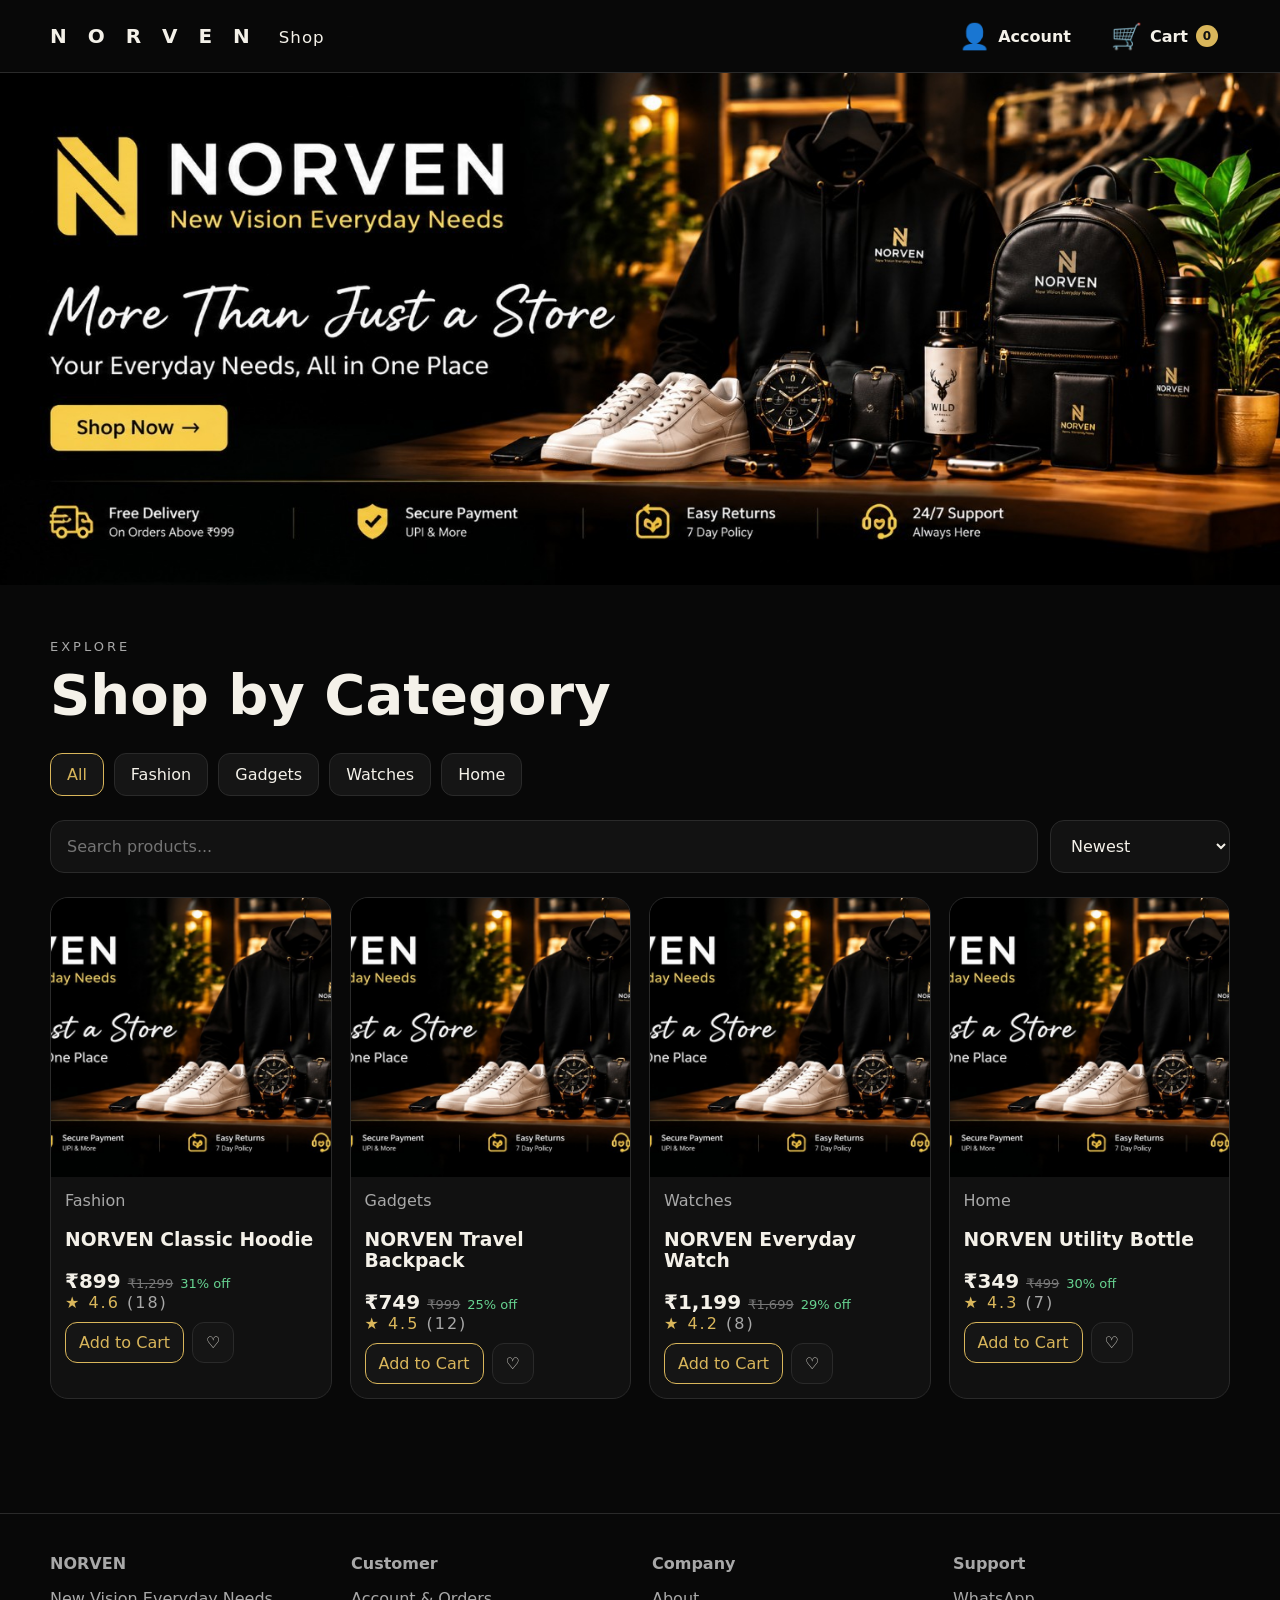
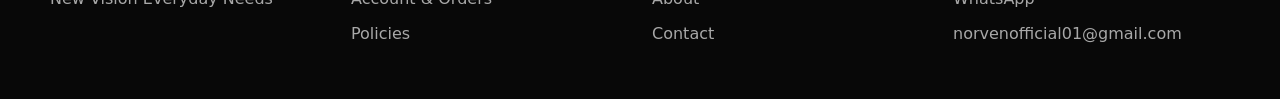
<file: index.html>
<!doctype html><html><head><meta charset="utf-8"><meta name="viewport" content="width=device-width,initial-scale=1"><title>NORVEN Shop</title><link rel="stylesheet" href="styles.css"></head><body><div id="site-header"></div><main id="home"><section class="hero"><img src="banner.png" alt="NORVEN"></section><section class="section container"><div class="eyebrow">Explore</div><h1 class="h1">Shop by Category</h1><div id="cats" class="chips"></div><div class="toolbar"><input id="search" class="input" placeholder="Search products..."><select id="sort" class="select"><option value="newest">Newest</option><option value="price-low">Price: Low to High</option><option value="price-high">Price: High to Low</option><option value="rating">Top Rated</option></select></div><div id="product-grid" class="grid"></div></section></main><div id="site-footer"></div><script src="supabase-config.js"></script><script src="app.js"></script></body></html>
</file>
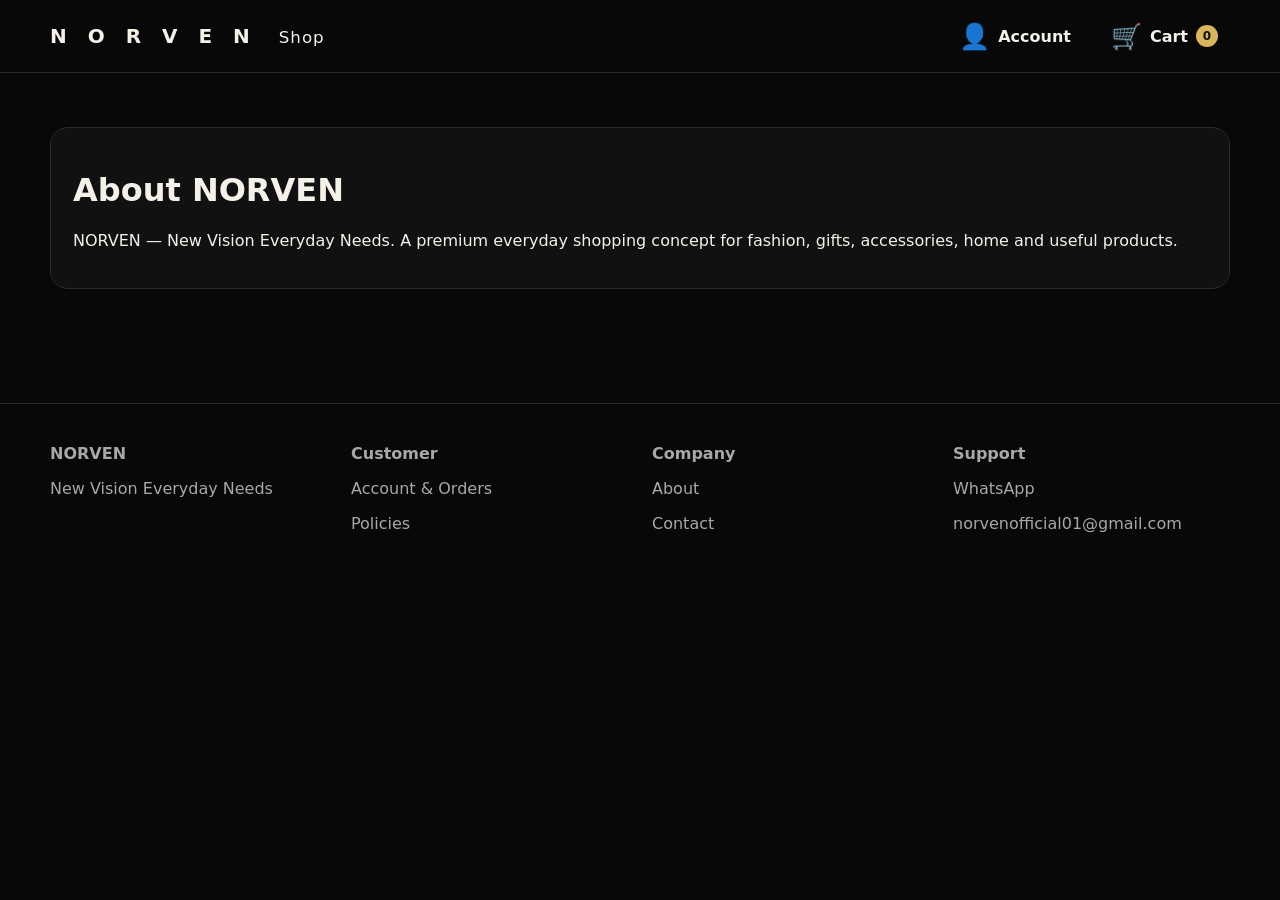
<file: about.html>
<!doctype html><html><head><meta charset="utf-8"><meta name="viewport" content="width=device-width,initial-scale=1"><title>About | NORVEN</title><link rel="stylesheet" href="styles.css"></head><body><div id="site-header"></div><main class="section container"><div class="panel"><h1>About NORVEN</h1><p>NORVEN — New Vision Everyday Needs. A premium everyday shopping concept for fashion, gifts, accessories, home and useful products.</p></div></main><div id="site-footer"></div><script src="app.js"></script></body></html>
</file>
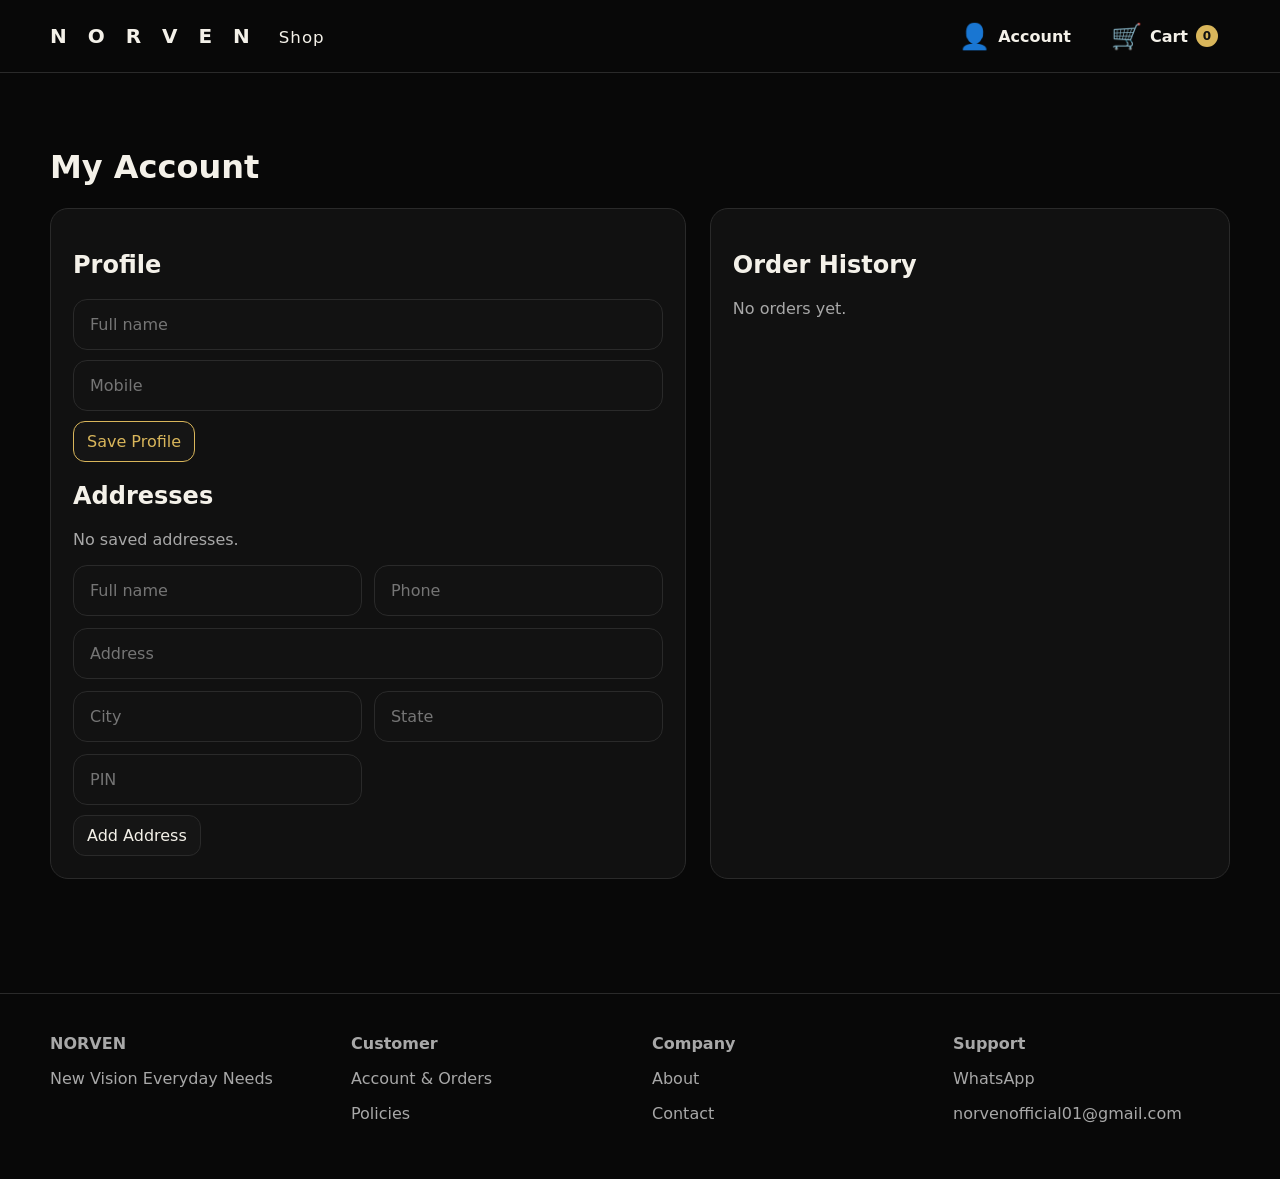
<file: account.html>
<!doctype html><html><head><meta charset="utf-8"><meta name="viewport" content="width=device-width,initial-scale=1"><title>Account | NORVEN</title><link rel="stylesheet" href="styles.css"></head><body><div id="site-header"></div><main class="section container"><h1>My Account</h1><div class="two"><section class="panel"><h2>Profile</h2><form id="profile"><input class="input" name="name" placeholder="Full name"><input class="input" name="phone" placeholder="Mobile" style="margin-top:10px"><button class="btn primary" style="margin-top:10px">Save Profile</button></form><h2>Addresses</h2><div id="addresses"></div><form id="address"><div class="formgrid"><input class="input" name="name" placeholder="Full name" required><input class="input" name="phone" placeholder="Phone" required><input class="input full" name="line" placeholder="Address" required><input class="input" name="city" placeholder="City" required><input class="input" name="state" placeholder="State" required><input class="input" name="pin" placeholder="PIN" required></div><button class="btn" style="margin-top:10px">Add Address</button></form></section><section class="panel"><h2>Order History</h2><div id="orders"></div></section></div></main><div id="site-footer"></div><script src="app.js"></script><script>
function drawAccount(){let p=read(KEYS.profile,{});$("#profile").name.value=p.name||"";$("#profile").phone.value=p.phone||"";let a=read(KEYS.addresses,[]);$("#addresses").innerHTML=a.length?a.map((x,i)=>`<div class="panel" style="margin:8px 0"><b>${esc(x.name)}</b><p>${esc(x.line)}, ${esc(x.city)}, ${esc(x.state)} - ${esc(x.pin)}</p></div>`).join(""):"<p class=muted>No saved addresses.</p>";let o=read(KEYS.orders,[]);$("#orders").innerHTML=o.length?o.map(x=>`<div class="panel" style="margin:8px 0"><b>${esc(x.id)}</b><p>${money(x.total)} · ${esc(x.payment_method)}</p><span class=status>${esc(x.order_status)}</span><details><summary>Order details</summary><p>${esc(x.customer_name)} · ${esc(x.mobile)}</p><p>${esc(x.address_line)}, ${esc(x.city)}, ${esc(x.state)} - ${esc(x.pincode)}</p></details><button class="btn danger" onclick="cancelOrder('${x.id}')">Cancel Order</button></div>`).join(""):"<p class=muted>No orders yet.</p>"}function cancelOrder(id){let o=read(KEYS.orders,[]),x=o.find(y=>y.id===id);if(x&&["New","Confirmed"].includes(x.order_status)){x.order_status="Cancelled";write(KEYS.orders,o);drawAccount()}else alert("This order can no longer be cancelled from customer side.")}document.addEventListener("DOMContentLoaded",()=>{drawAccount();$("#profile").onsubmit=e=>{e.preventDefault();let f=new FormData(e.target);write(KEYS.profile,{name:f.get("name"),phone:f.get("phone")});alert("Saved")};$("#address").onsubmit=e=>{e.preventDefault();let f=new FormData(e.target),a=read(KEYS.addresses,[]);a.push({name:f.get("name"),phone:f.get("phone"),line:f.get("line"),city:f.get("city"),state:f.get("state"),pin:f.get("pin")});write(KEYS.addresses,a);e.target.reset();drawAccount()}})</script></body></html>
</file>
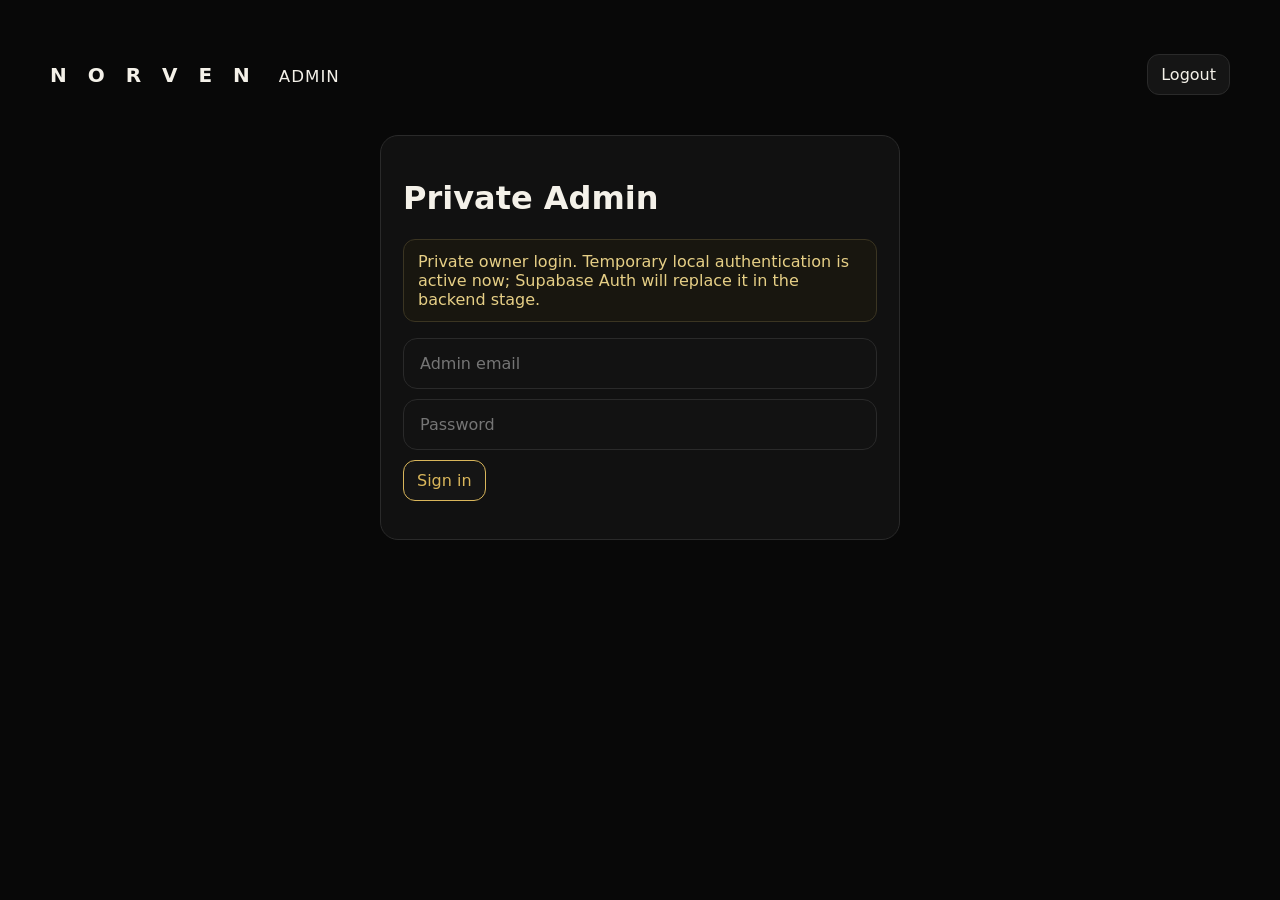
<file: admin.html>
<!doctype html><html><head><meta charset="utf-8"><meta name="viewport" content="width=device-width,initial-scale=1"><title>NORVEN Admin</title><link rel="stylesheet" href="styles.css"></head><body><main class="section container"><div class="split"><a class="brand" href="index.html">N O R V E N <small>ADMIN</small></a><button class="btn" onclick="adminLogout()">Logout</button></div><div id="login" class="panel" style="max-width:520px;margin:40px auto"><h1>Private Admin</h1><p class="notice">Private owner login. Temporary local authentication is active now; Supabase Auth will replace it in the backend stage.</p><input id="admin-email" class="input" placeholder="Admin email"><input id="admin-pass" class="input" type="password" placeholder="Password" style="margin-top:10px"><button class="btn primary" style="margin-top:10px" onclick="adminLogin()">Sign in</button><p id="login-msg" class="muted"></p></div><div id="dashboard" class="hide"><section class="section" style="padding-top:30px"><div class="stats"><div class="stat"><b id="stat-products">0</b>Products</div><div class="stat"><b id="stat-orders">0</b>Orders</div><div class="stat"><b id="stat-sales">₹0</b>Sales</div><div class="stat"><b id="stat-stock">0</b>Stock</div></div></section><div class="admin-tabs" id="tabs"></div><div id="admin-content"></div></div></main><script src="supabase-config.js"></script><script src="app.js"></script><script src="admin.js"></script></body></html>
</file>
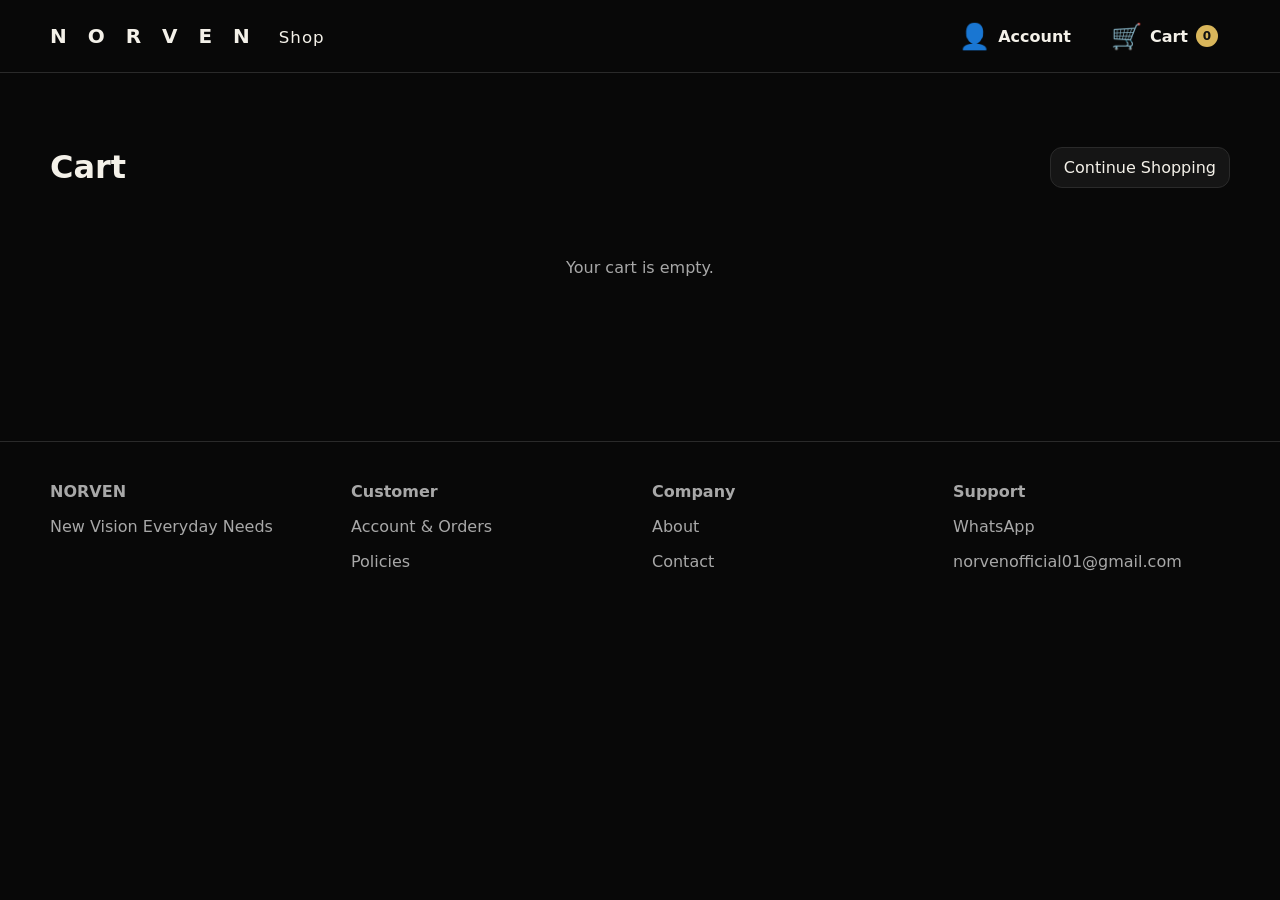
<file: cart.html>
<!doctype html><html><head><meta charset="utf-8"><meta name="viewport" content="width=device-width,initial-scale=1"><title>Cart | NORVEN</title><link rel="stylesheet" href="styles.css"></head><body><div id="site-header"></div><main class="section container"><div class="split"><h1>Cart</h1><a class="btn" href="index.html">Continue Shopping</a></div><div id="cart-view"></div></main><div id="site-footer"></div><script src="app.js"></script><script>
function renderCart(){let c=cart(),ps=products();if(!c.length){$("#cart-view").innerHTML='<div class="empty">Your cart is empty.</div>';return}let rows=c.map(i=>{let p=ps.find(x=>x.id===i.id);return `<div class="panel" style="margin:12px 0"><div class="split"><div><b>${esc(p.name)}</b><div class="muted">${money(p.price)} · SKU ${esc(p.sku)}</div></div><div class="qty"><button onclick="changeQty('${p.id}',-1)">−</button><span>${i.qty}</span><button onclick="changeQty('${p.id}',1)">+</button></div></div></div>`}).join("");let sub=c.reduce((a,i)=>a+(ps.find(p=>p.id===i.id).price*i.qty),0),ship=sub>=999?0:60;$("#cart-view").innerHTML=`${rows}<div class="panel"><p>Subtotal: <b>${money(sub)}</b></p><p>Shipping: <b>${ship?money(ship):"FREE"}</b></p><h2>Total: ${money(sub+ship)}</h2><div class="actions"><input id="coupon" class="input" placeholder="Coupon code"><button class="btn" onclick="applyCoupon()">Apply Coupon</button><a class="btn primary" href="checkout.html">Checkout</a></div></div>`}function changeQty(id,d){let c=cart(),x=c.find(i=>i.id===id),p=products().find(x=>x.id===id);x.qty=Math.max(0,Math.min(p.stock,x.qty+d));setCart(c.filter(i=>i.qty>0));renderCart()}function applyCoupon(){let code=$("#coupon").value.trim().toUpperCase();let coupons=read(KEYS.coupons,[{code:"NORVEN10",type:"percent",value:10,min_order:0,active:true}]);let c=coupons.find(x=>x.code===code&&x.active);alert(c?`Coupon ${code} applied. Checkout will calculate it.`:"Invalid coupon")}document.addEventListener("DOMContentLoaded",renderCart)
</script></body></html>
</file>
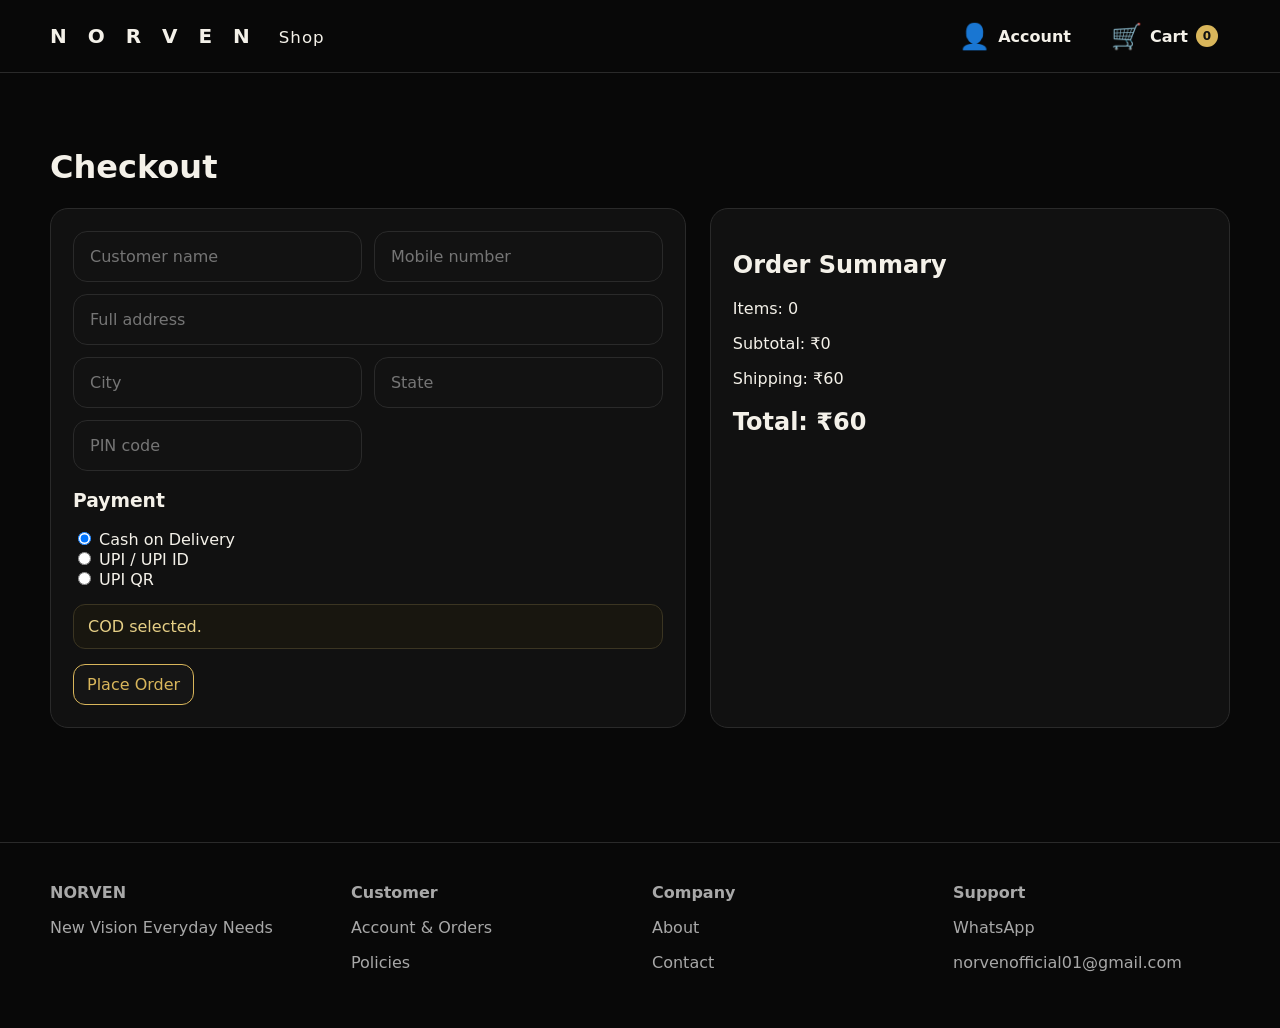
<file: checkout.html>
<!doctype html><html><head><meta charset="utf-8"><meta name="viewport" content="width=device-width,initial-scale=1"><title>Checkout | NORVEN</title><link rel="stylesheet" href="styles.css"></head><body><div id="site-header"></div><main class="section container"><h1>Checkout</h1><div class="two"><form class="panel" id="checkout"><div class="formgrid"><input class="input" name="name" placeholder="Customer name" required><input class="input" name="mobile" placeholder="Mobile number" required><input class="input full" name="address" placeholder="Full address" required><input class="input" name="city" placeholder="City" required><input class="input" name="state" placeholder="State" required><input class="input" name="pincode" placeholder="PIN code" required></div><h3>Payment</h3><label><input type="radio" name="pay" value="COD" checked> Cash on Delivery</label><br><label><input type="radio" name="pay" value="UPI"> UPI / UPI ID</label><br><label><input type="radio" name="pay" value="QR"> UPI QR</label><div id="pay-box" class="notice" style="margin-top:15px">COD selected.</div><button class="btn primary" style="margin-top:15px">Place Order</button></form><div class="panel"><h2>Order Summary</h2><div id="summary"></div></div></div></main><div id="site-footer"></div><script src="app.js"></script><script>
function summary(){let c=cart(),ps=products(),sub=c.reduce((a,i)=>a+ps.find(p=>p.id===i.id).price*i.qty,0),ship=sub>=999?0:60;$("#summary").innerHTML=`<p>Items: ${c.reduce((a,i)=>a+i.qty,0)}</p><p>Subtotal: ${money(sub)}</p><p>Shipping: ${ship?money(ship):"FREE"}</p><h2>Total: ${money(sub+ship)}</h2>`}function paybox(){let v=document.querySelector("[name=pay]:checked").value;$("#pay-box").innerHTML=v==="COD"?"COD selected.":v==="UPI"?`UPI ID: <b>${esc(read(KEYS.settings,{upi_id:"norven@upi"}).upi_id||"norven@upi")}</b>`:`<p>Scan QR to pay:</p><img src="qr.png" style="width:220px;max-width:100%"><p>After payment, admin will verify the payment reference.</p>`}document.addEventListener("DOMContentLoaded",()=>{summary();paybox();$$("[name=pay]").forEach(x=>x.onchange=paybox);$("#checkout").onsubmit=e=>{e.preventDefault();let fd=new FormData(e.target),c=cart(),ps=products(),sub=c.reduce((a,i)=>a+ps.find(p=>p.id===i.id).price*i.qty,0),ship=sub>=999?0:60,order={id:"NV-"+Date.now(),customer_name:fd.get("name"),mobile:fd.get("mobile"),address_line:fd.get("address"),city:fd.get("city"),state:fd.get("state"),pincode:fd.get("pincode"),items:c,total:sub+ship,payment_method:fd.get("pay"),payment_status:fd.get("pay")==="COD"?"pending":"awaiting_verification",order_status:"New",created_at:new Date().toISOString()};let o=read(KEYS.orders,[]);o.unshift(order);write(KEYS.orders,o);setCart([]);location.href="order-confirmation.html?id="+encodeURIComponent(order.id)}})
</script></body></html>
</file>
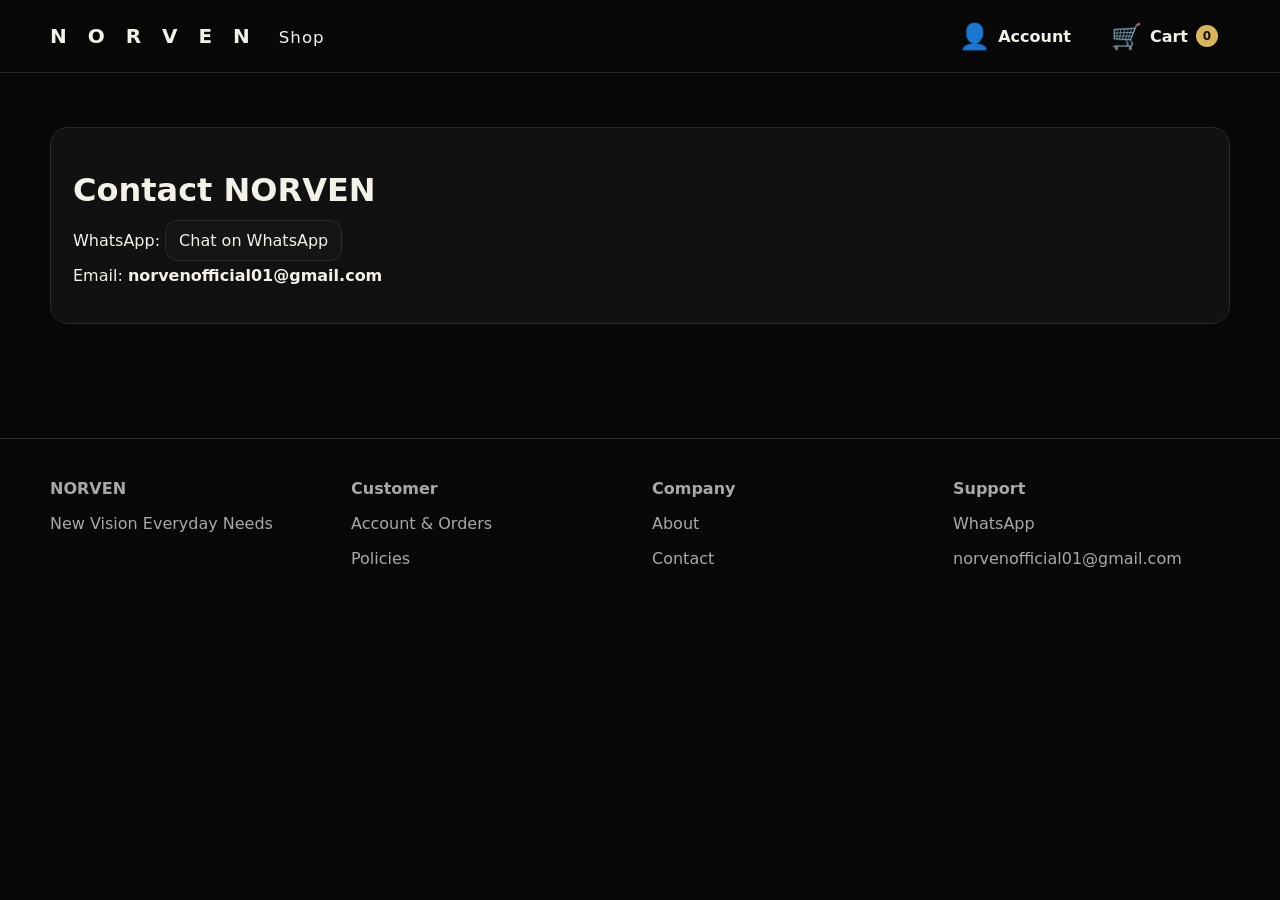
<file: contact.html>
<!doctype html><html><head><meta charset="utf-8"><meta name="viewport" content="width=device-width,initial-scale=1"><title>Contact | NORVEN</title><link rel="stylesheet" href="styles.css"></head><body><div id="site-header"></div><main class="section container"><div class="panel"><h1>Contact NORVEN</h1><p>WhatsApp: <a class="btn" href="https://wa.me/917903489053">Chat on WhatsApp</a></p><p>Email: <b>norvenofficial01@gmail.com</b></p></div></main><div id="site-footer"></div><script src="app.js"></script></body></html>
</file>
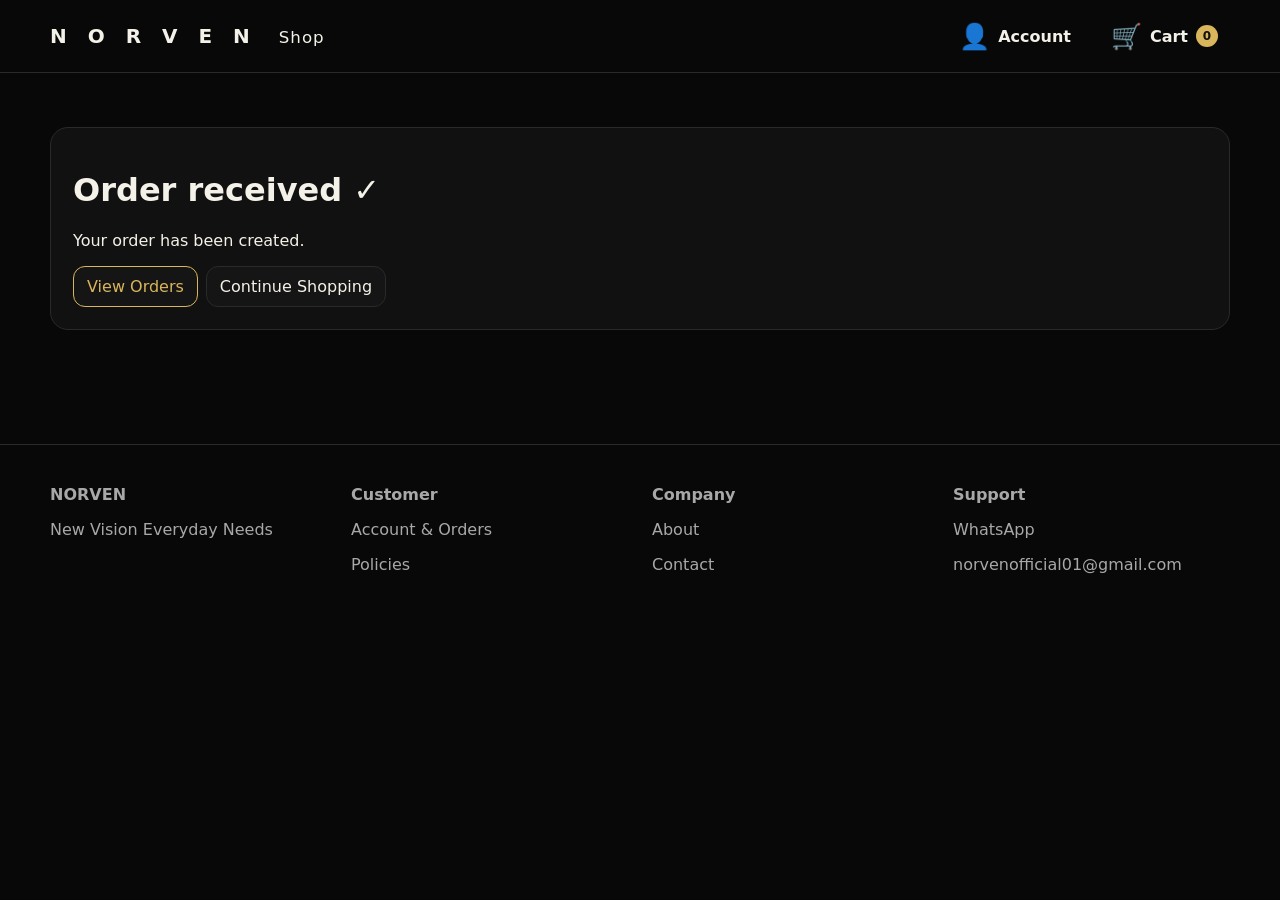
<file: order-confirmation.html>
<!doctype html><html><head><meta charset="utf-8"><meta name="viewport" content="width=device-width,initial-scale=1"><title>Order Confirmed | NORVEN</title><link rel="stylesheet" href="styles.css"></head><body><div id="site-header"></div><main class="section container"><div class="panel"><h1>Order received ✓</h1><p>Your order has been created.</p><div id="o"></div><div class="actions"><a class="btn primary" href="account.html">View Orders</a><a class="btn" href="index.html">Continue Shopping</a></div></div></main><div id="site-footer"></div><script src="app.js"></script><script>document.addEventListener("DOMContentLoaded",()=>{let id=new URLSearchParams(location.search).get("id"),o=read(KEYS.orders,[]).find(x=>x.id===id);if(o)$("#o").innerHTML=`<p><b>Order:</b> ${esc(o.id)}</p><p><b>Status:</b> ${esc(o.order_status)}</p><p><b>Total:</b> ${money(o.total)}</p><p><b>Payment:</b> ${esc(o.payment_method)}</p>`})</script></body></html>
</file>
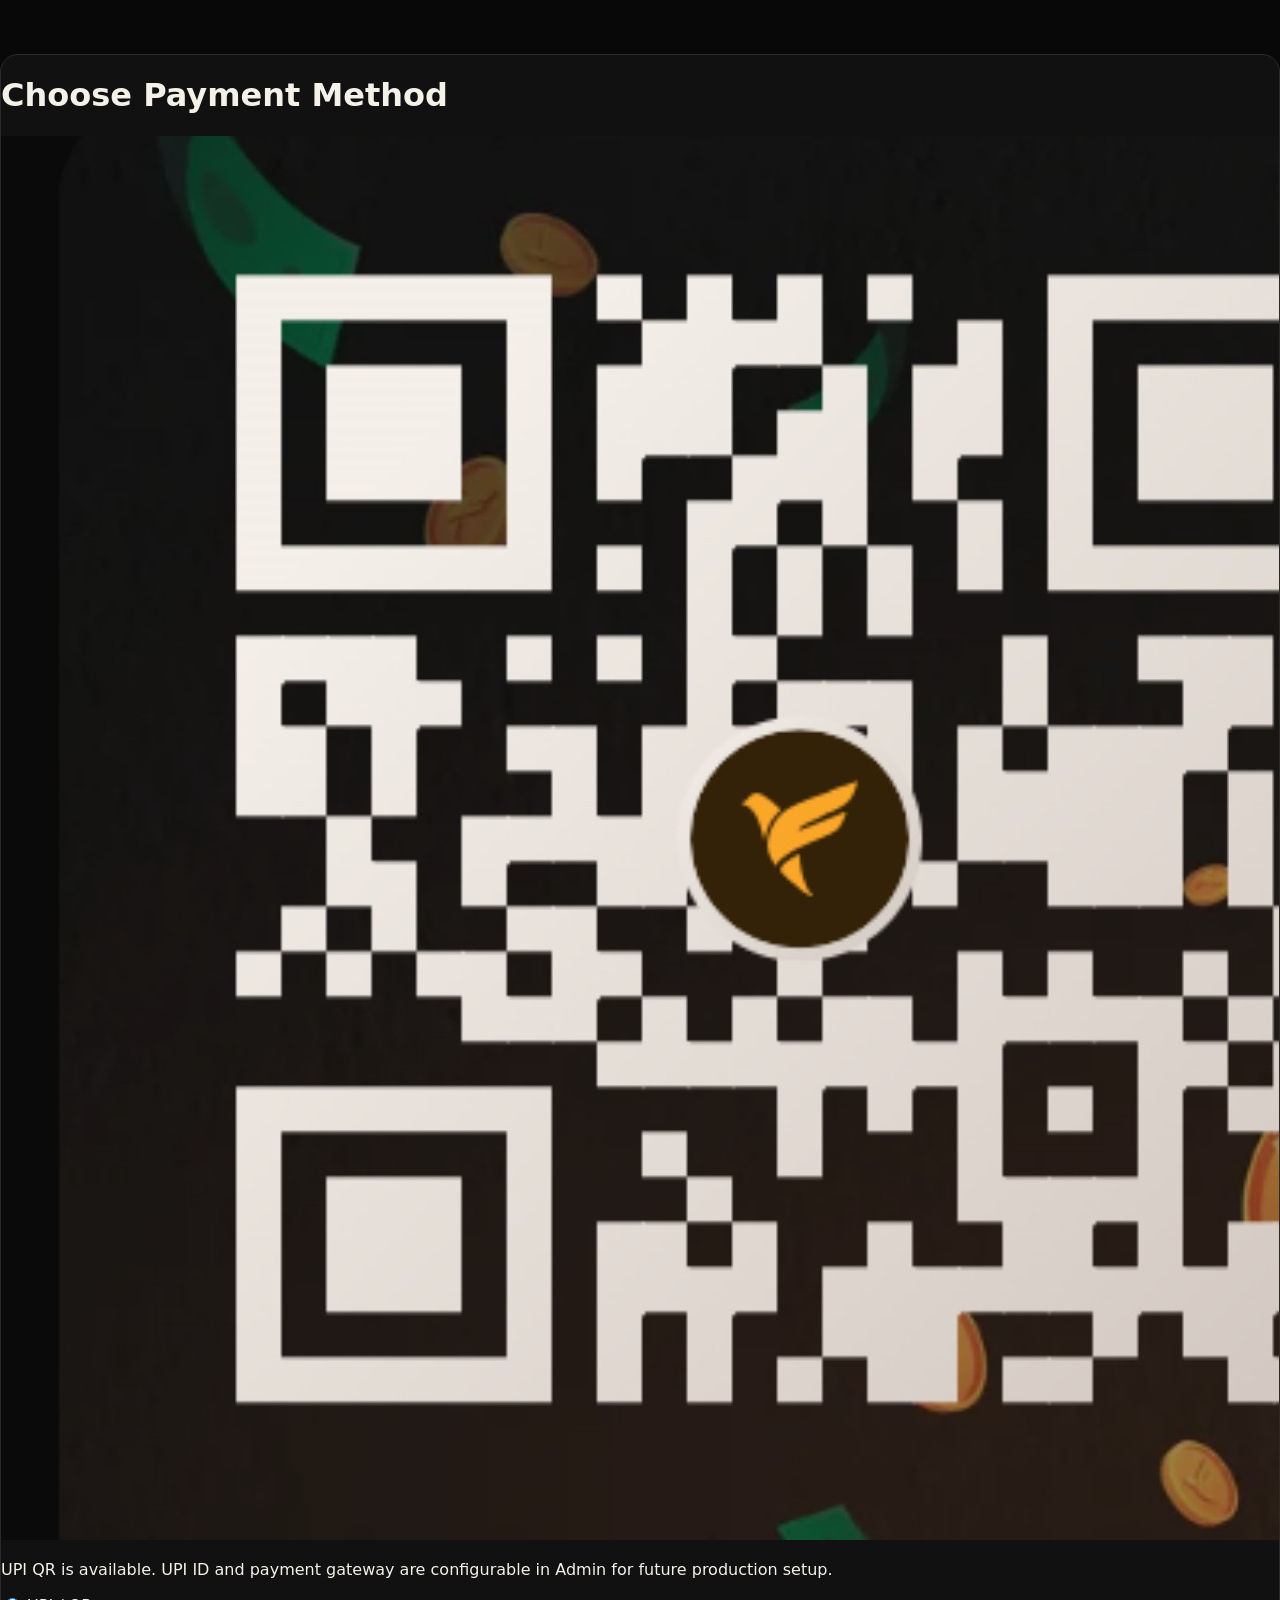
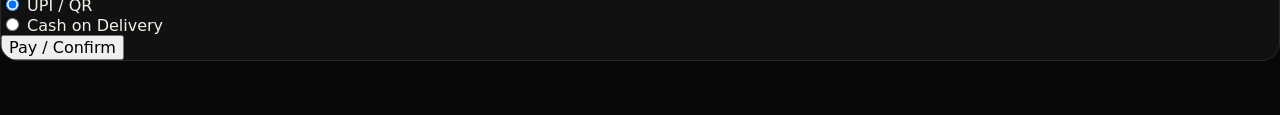
<file: payment.html>
<!doctype html><html><head><meta charset="utf-8"><meta name="viewport" content="width=device-width,initial-scale=1"><title>Payment — NORVEN</title><link rel="stylesheet" href="styles.css"></head><body><main class="section"><div class="card"><h1>Choose Payment Method</h1><img class="qr" src="qr.png" alt="NORVEN UPI QR"><p>UPI QR is available. UPI ID and payment gateway are configurable in Admin for future production setup.</p><label><input type="radio" checked> UPI / QR</label><br><label><input type="radio"> Cash on Delivery</label><br><button class="gold" onclick="location.href='order-confirmation.html'">Pay / Confirm</button></div></main></body></html>
</file>
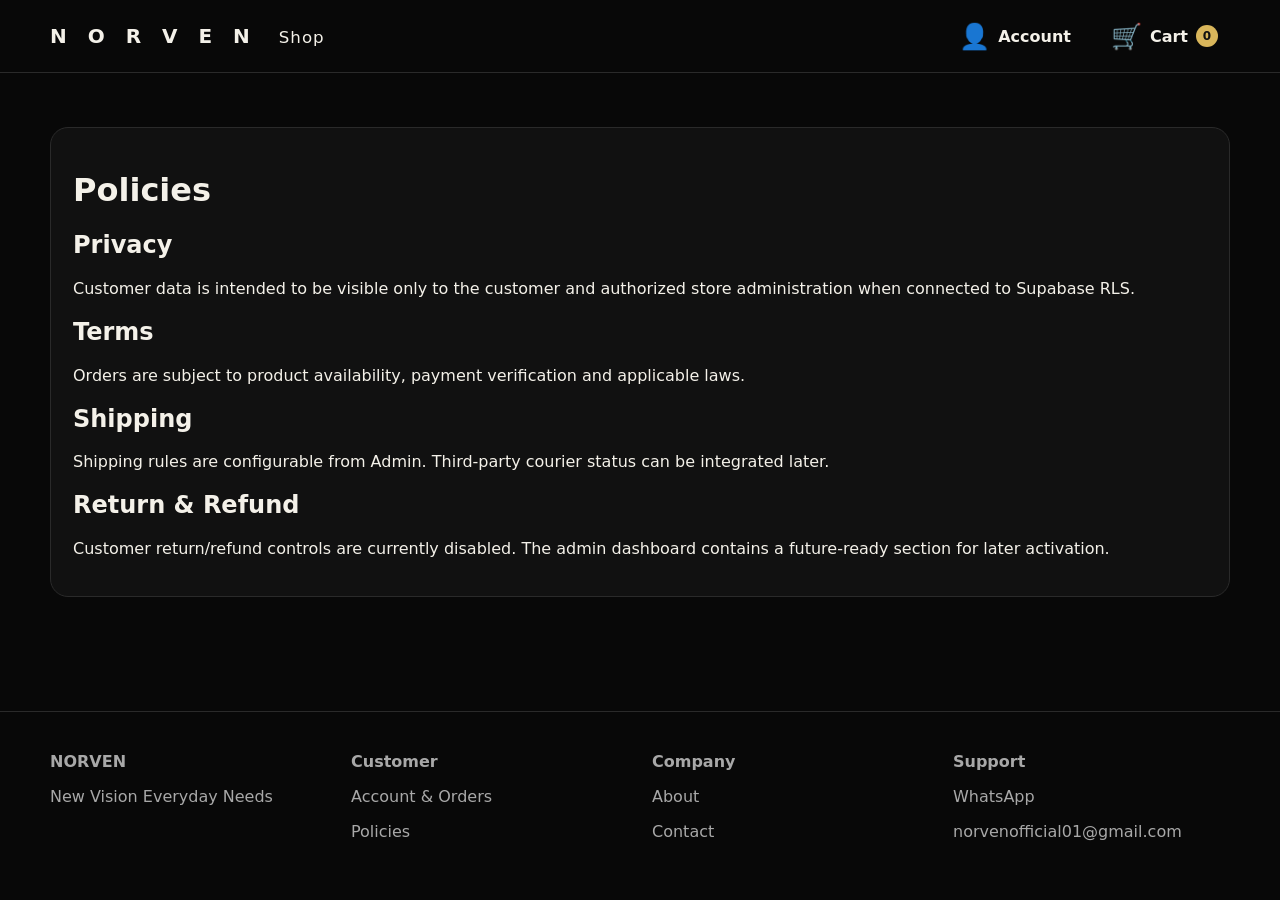
<file: policies.html>
<!doctype html><html><head><meta charset="utf-8"><meta name="viewport" content="width=device-width,initial-scale=1"><title>Policies | NORVEN</title><link rel="stylesheet" href="styles.css"></head><body><div id="site-header"></div><main class="section container"><div class="panel"><h1>Policies</h1><h2>Privacy</h2><p>Customer data is intended to be visible only to the customer and authorized store administration when connected to Supabase RLS.</p><h2>Terms</h2><p>Orders are subject to product availability, payment verification and applicable laws.</p><h2>Shipping</h2><p>Shipping rules are configurable from Admin. Third-party courier status can be integrated later.</p><h2>Return & Refund</h2><p>Customer return/refund controls are currently disabled. The admin dashboard contains a future-ready section for later activation.</p></div></main><div id="site-footer"></div><script src="app.js"></script></body></html>
</file>
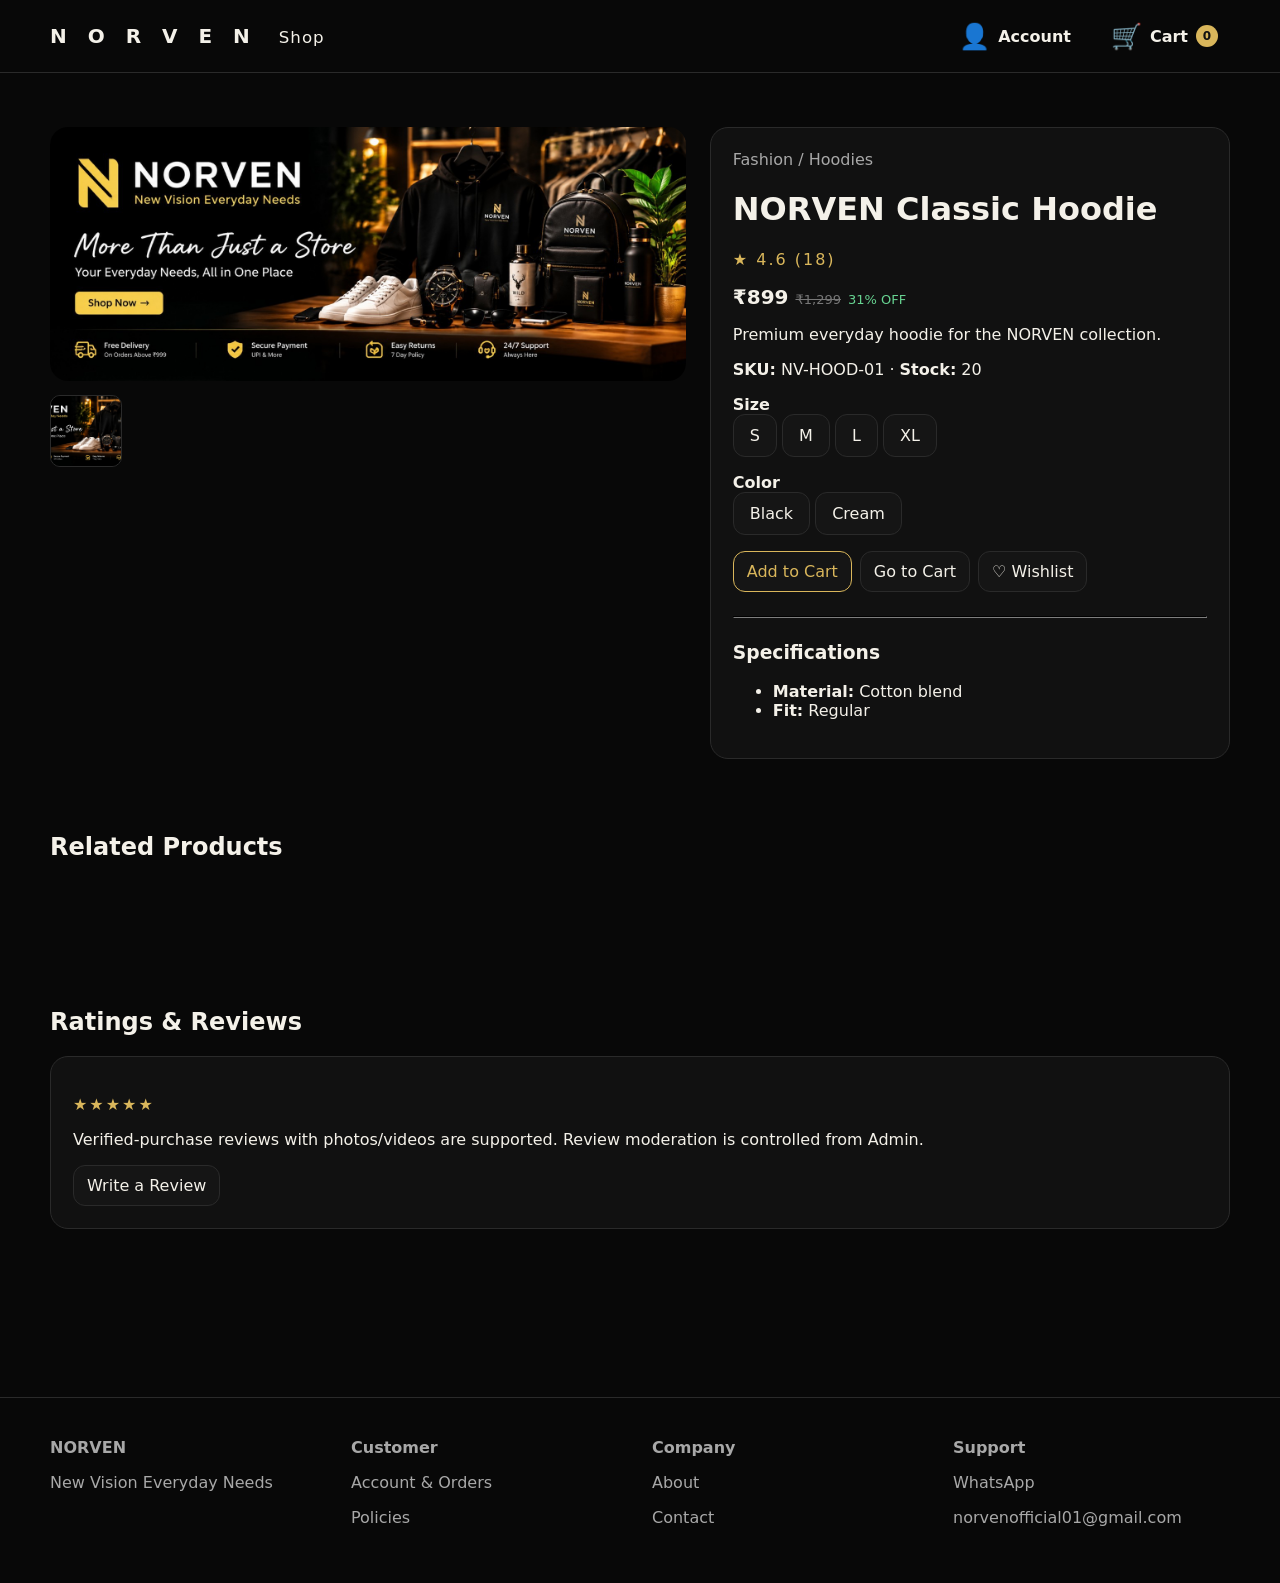
<file: product.html>
<!doctype html><html><head><meta charset="utf-8"><meta name="viewport" content="width=device-width,initial-scale=1"><title>Product | NORVEN</title><link rel="stylesheet" href="styles.css"></head><body><div id="site-header"></div><main class="section container"><div id="product"></div></main><div id="site-footer"></div><script src="app.js"></script><script>
function renderProduct(){let id=new URLSearchParams(location.search).get("id"),p=products().find(x=>x.id===id)||products()[0];if(!p)return;let related=products().filter(x=>x.id!==p.id&&x.category===p.category).slice(0,4);$("#product").innerHTML=`<div class="two"><div><img class="detail-img" src="${esc(img(p))}" alt="${esc(p.name)}"><div class="thumbs">${(p.images||[]).map(x=>`<img src="${esc(x)}">`).join("")}</div>${p.video_url?`<p><a class="btn" target="_blank" href="${esc(p.video_url)}">▶ Product Video</a></p>`:""}</div><div class="panel"><div class="muted">${esc(p.category)} / ${esc(p.subcategory||"")}</div><h1>${esc(p.name)}</h1><div class="stars">★ ${p.rating||0} (${p.reviews_count||0})</div><p><span class="price">${money(p.price)}</span>${p.mrp?`<span class="mrp">${money(p.mrp)}</span>`:""}${discount(p)?`<span class="discount">${discount(p)}% OFF</span>`:""}</p><p>${esc(p.description||"")}</p><p><b>SKU:</b> ${esc(p.sku||"-")} · <b>Stock:</b> ${p.stock}</p>${p.sizes?.length?`<p><b>Size</b><br>${p.sizes.map(x=>`<button class="chip" data-size="${esc(x)}">${esc(x)}</button>`).join(" ")}</p>`:""}${p.colors?.length?`<p><b>Color</b><br>${p.colors.map(x=>`<button class="chip" data-color="${esc(x)}">${esc(x)}</button>`).join(" ")}</p>`:""}<div class="actions"><button class="btn primary" onclick="addToCart('${p.id}')">Add to Cart</button><a class="btn" href="cart.html">Go to Cart</a><button class="btn" onclick="toggleWish('${p.id}')">♡ Wishlist</button></div><hr style="border-color:var(--line);margin:24px 0"><h3>Specifications</h3><ul>${Object.entries(p.specifications||{}).map(([k,v])=>`<li><b>${esc(k)}:</b> ${esc(v)}</li>`).join("")}</ul></div></div><section class="section"><h2>Related Products</h2><div class="grid">${related.map(productCard).join("")}</div></section><section class="section"><h2>Ratings & Reviews</h2><div class="panel"><p class="stars">★★★★★</p><p>Verified-purchase reviews with photos/videos are supported. Review moderation is controlled from Admin.</p><button class="btn" onclick="alert('Login and review submission can be connected through Supabase Auth.')">Write a Review</button></div></section>`}document.addEventListener("DOMContentLoaded",renderProduct)
</script></body></html>
</file>
<file: styles.css>
:root{--bg:#080808;--panel:#111;--panel2:#161616;--text:#f4f1e9;--muted:#a8a8a8;--gold:#d9b65b;--line:#2a2a2a;--danger:#e85b5b;--ok:#67d391}
*{box-sizing:border-box}html{scroll-behavior:smooth}body{margin:0;background:var(--bg);color:var(--text);font-family:Inter,system-ui,Arial,sans-serif}a{color:inherit;text-decoration:none}button,input,select,textarea{font:inherit}button{cursor:pointer}.container{width:min(1180px,calc(100% - 32px));margin:auto}.topbar{position:sticky;top:0;z-index:50;background:#090909ee;backdrop-filter:blur(12px);border-bottom:1px solid var(--line)}.nav{min-height:72px;display:flex;align-items:center;gap:16px}.brand{font-weight:800;letter-spacing:7px;font-size:20px;white-space:nowrap}.brand small{letter-spacing:1px;font-weight:500;margin-left:8px}.nav-spacer{flex:1}.nav-btn{display:flex;align-items:center;gap:8px;border:0;background:transparent;color:var(--text);padding:10px 12px;font-weight:700}.nav-btn .ico{font-size:25px}.count{min-width:22px;height:22px;border-radius:99px;background:var(--gold);color:#111;display:inline-flex;align-items:center;justify-content:center;font-size:12px}.hero{margin-top:0;background:#050505}.hero img{display:block;width:100%;height:auto;min-height:340px;max-height:680px;object-fit:contain}.section{padding:54px 0}.eyebrow{color:var(--muted);letter-spacing:3px;text-transform:uppercase;font-size:13px}.h1{font-size:clamp(30px,6vw,56px);margin:8px 0 26px}.toolbar{display:grid;grid-template-columns:1fr 180px;gap:12px;margin:24px 0}.input,.select,.textarea{width:100%;background:#121212;color:var(--text);border:1px solid var(--line);border-radius:14px;padding:15px 16px;outline:none}.input:focus,.select:focus,.textarea:focus{border-color:var(--gold)}.chips{display:flex;gap:10px;flex-wrap:wrap}.chip,.btn{border:1px solid var(--line);background:#151515;color:var(--text);border-radius:12px;padding:11px 16px}.chip.active,.btn.primary{border-color:var(--gold);color:var(--gold)}.grid{display:grid;grid-template-columns:repeat(4,1fr);gap:18px}.card{background:var(--panel);border:1px solid var(--line);border-radius:18px;overflow:hidden}.card-img{aspect-ratio:1/1;background:#0d0d0d;display:flex;align-items:center;justify-content:center}.card-img img{width:100%;height:100%;object-fit:cover}.card-body{padding:14px}.muted{color:var(--muted)}.price{font-size:20px;font-weight:800}.mrp{text-decoration:line-through;color:#777;margin-left:7px;font-size:13px}.discount{color:var(--ok);font-size:13px;margin-left:7px}.actions{display:flex;gap:8px;flex-wrap:wrap}.btn{padding:10px 13px}.btn.danger{border-color:#6b2b2b;color:#ff8b8b}.btn.ok{border-color:#2c6545;color:#8de3ac}.two{display:grid;grid-template-columns:1.1fr .9fr;gap:24px}.panel{background:var(--panel);border:1px solid var(--line);border-radius:18px;padding:22px}.detail-img{width:100%;border-radius:18px;max-height:650px;object-fit:contain;background:#0d0d0d}.thumbs{display:flex;gap:8px;overflow:auto;margin-top:10px}.thumbs img{width:72px;height:72px;object-fit:cover;border:1px solid var(--line);border-radius:10px}.qty{display:inline-flex;border:1px solid var(--line);border-radius:10px;overflow:hidden}.qty button{border:0;background:#191919;color:white;padding:9px 14px}.qty span{padding:9px 14px}.formgrid{display:grid;grid-template-columns:repeat(2,1fr);gap:12px}.full{grid-column:1/-1}.notice{padding:12px 14px;border:1px solid #3b3522;background:#18160f;border-radius:12px;color:#e6cf86}.status{display:inline-block;padding:6px 10px;border-radius:99px;border:1px solid var(--line);font-size:12px}.admin-tabs{display:flex;gap:8px;overflow:auto;padding:10px 0 18px}.admin-tab{white-space:nowrap}.stats{display:grid;grid-template-columns:repeat(4,1fr);gap:14px}.stat{background:var(--panel);border:1px solid var(--line);border-radius:18px;padding:20px}.stat b{font-size:32px;color:var(--gold);display:block}.table-wrap{overflow:auto}.table{width:100%;border-collapse:collapse;min-width:800px}.table th,.table td{border-bottom:1px solid var(--line);padding:12px;text-align:left}.admin-section{display:none}.admin-section.active{display:block}.split{display:flex;justify-content:space-between;align-items:center;gap:12px}.footer{border-top:1px solid var(--line);padding:40px 0;color:var(--muted);margin-top:60px}.footer-grid{display:grid;grid-template-columns:repeat(4,1fr);gap:24px}.empty{padding:50px 10px;text-align:center;color:var(--muted)}.stars{letter-spacing:2px;color:var(--gold)}.hide{display:none!important}@media(max-width:850px){.grid{grid-template-columns:repeat(2,1fr)}.two{grid-template-columns:1fr}.stats{grid-template-columns:repeat(2,1fr)}.footer-grid{grid-template-columns:repeat(2,1fr)}.nav{gap:4px}.brand{font-size:15px;letter-spacing:4px}.brand small{display:none}.nav-btn{padding:7px}.toolbar{grid-template-columns:1fr}.hero img{max-height:none}.formgrid{grid-template-columns:1fr}}@media(max-width:480px){.grid{gap:10px}.card-body{padding:10px}.stats{gap:8px}.stat{padding:14px}.stat b{font-size:25px}.footer-grid{grid-template-columns:1fr}.container{width:min(100% - 20px,1180px)}}
</file>
